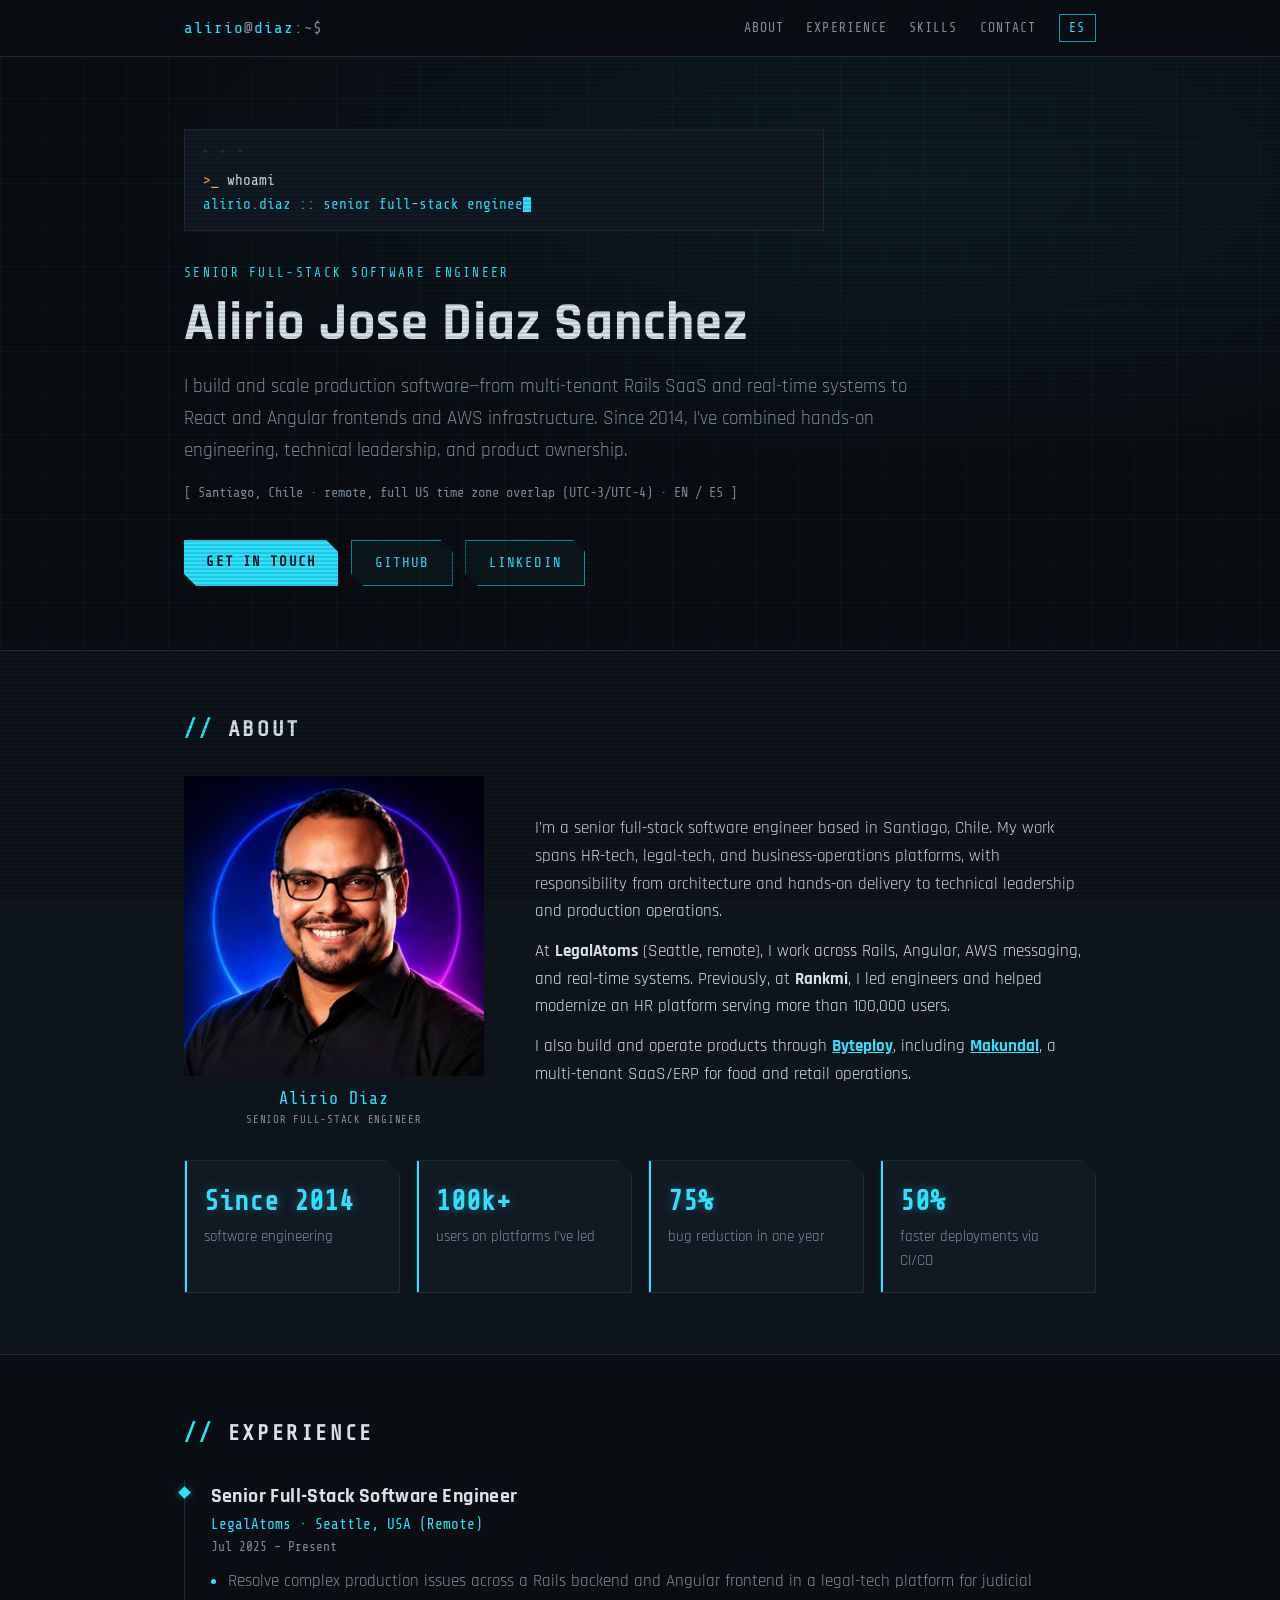
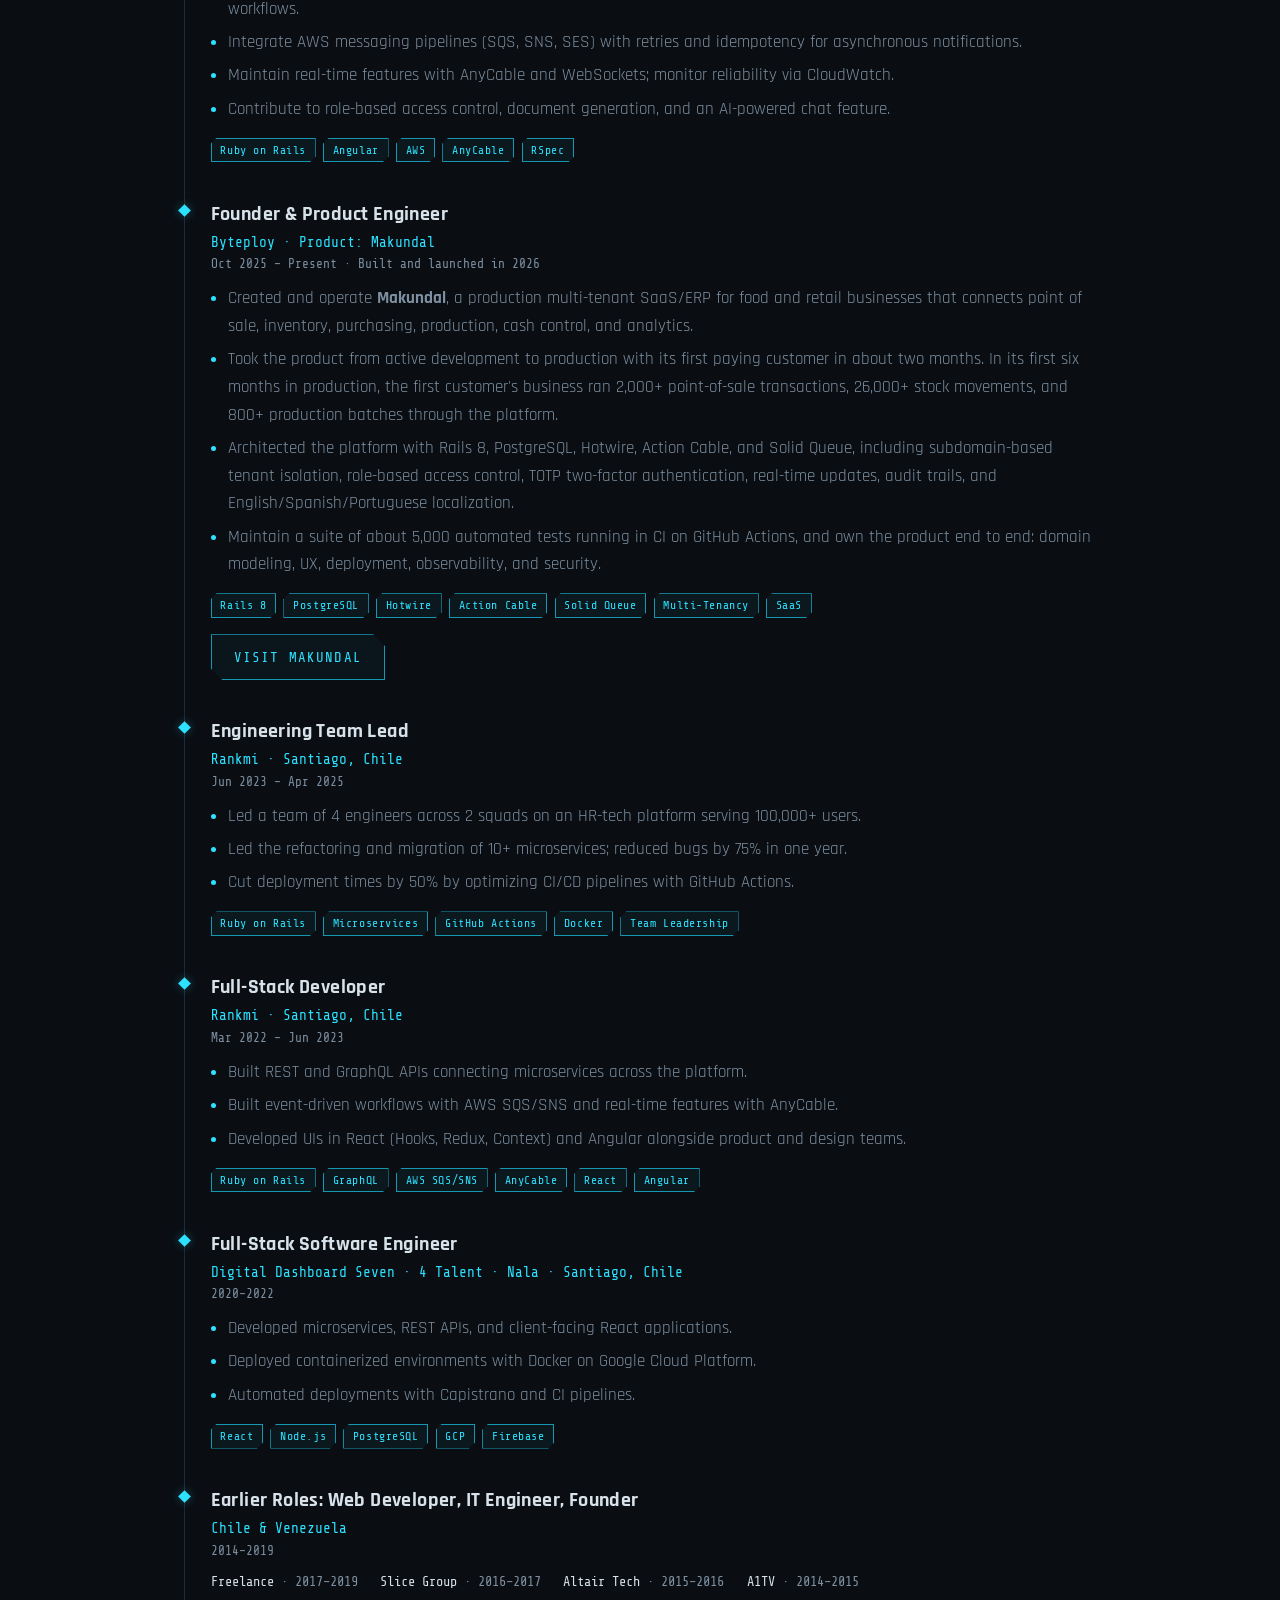
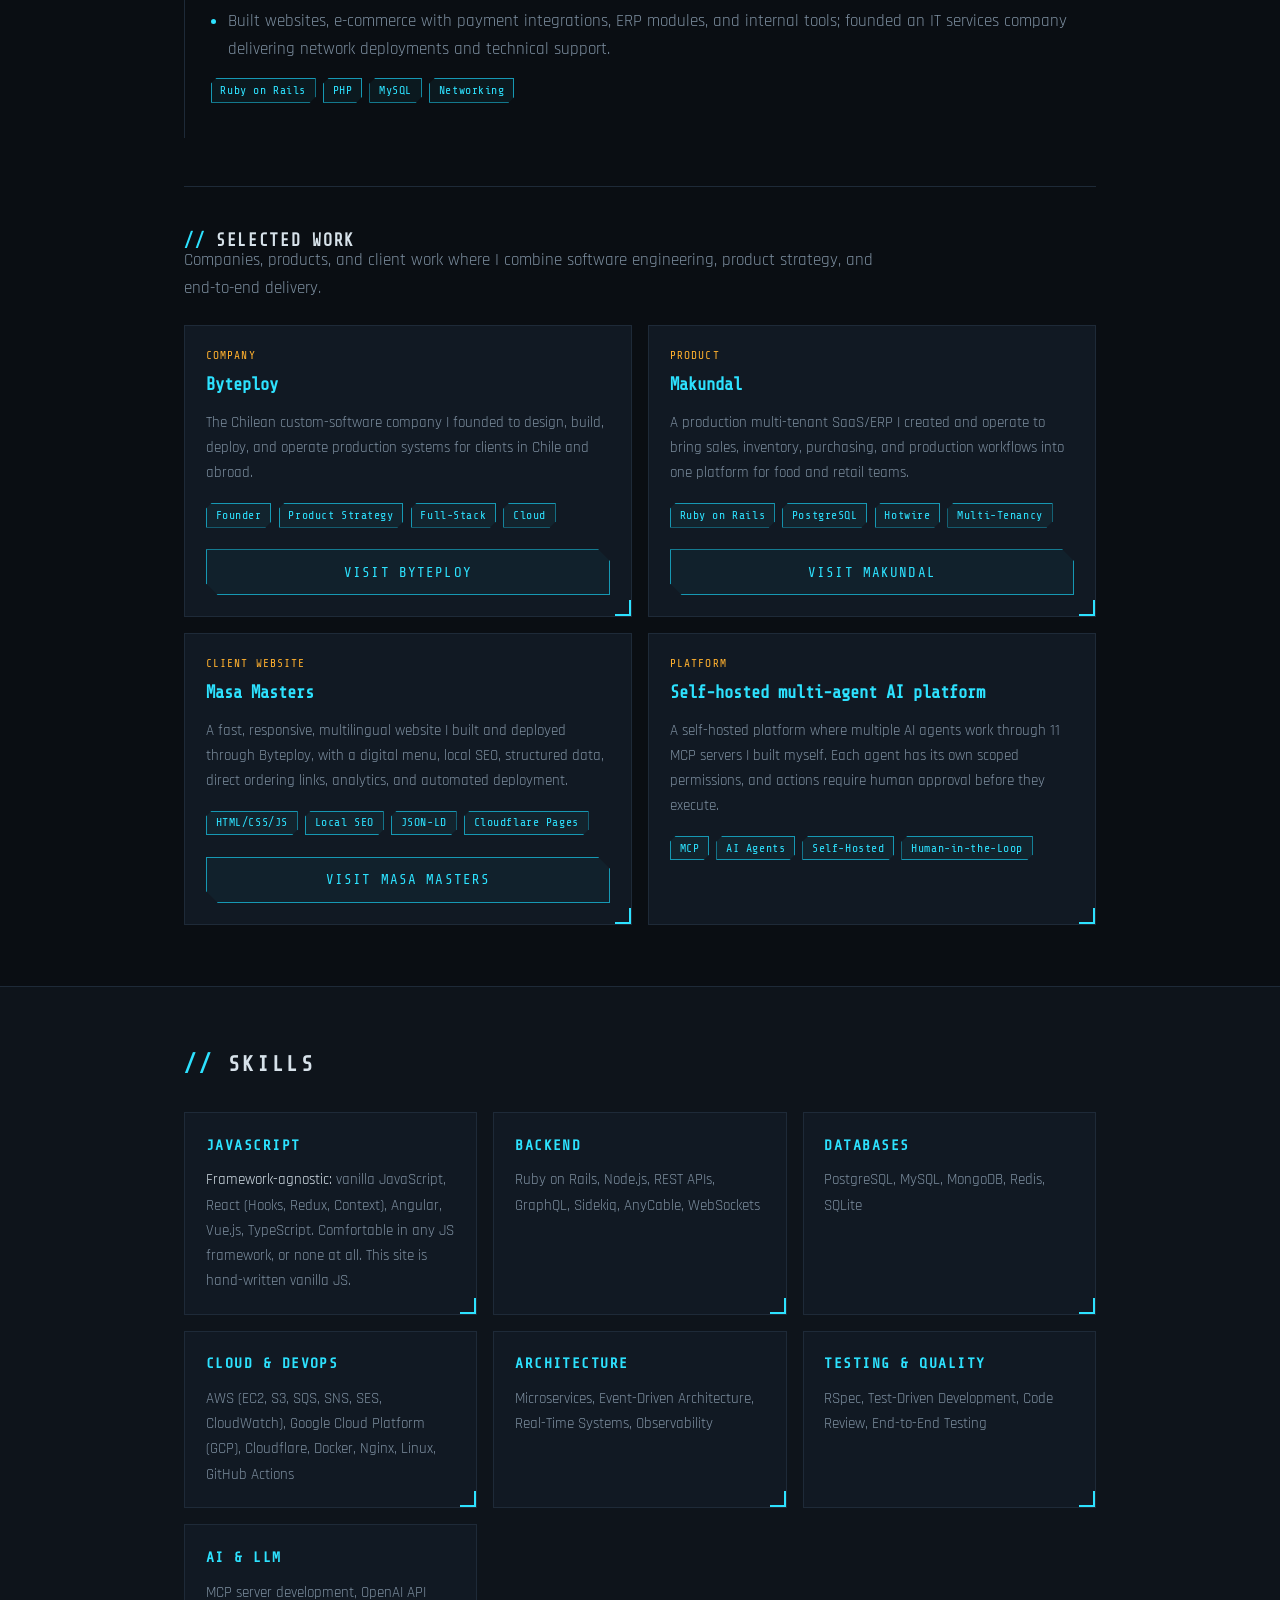
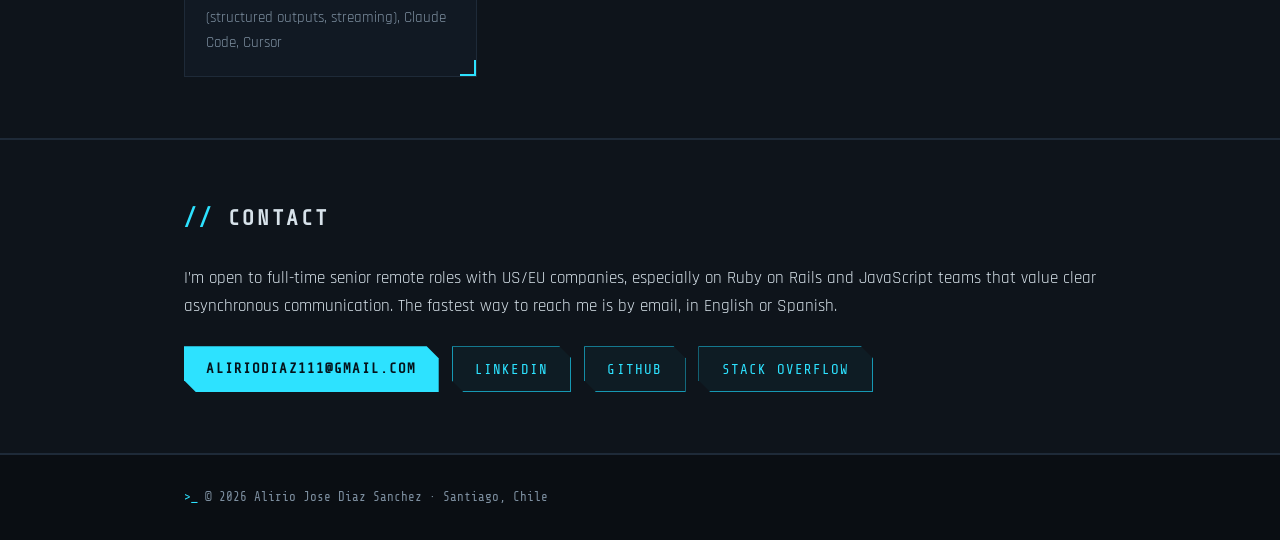
<file: index.html>
<!DOCTYPE html>
<html lang="en">
<head>
  <meta charset="UTF-8">
  <meta name="viewport" content="width=device-width, initial-scale=1.0">
  <title>Alirio Diaz | Senior Full-Stack Engineer — Rails &amp; JavaScript</title>
  <meta name="description" content="Senior full-stack engineer in Santiago with 10+ years building Rails, React and AWS platforms. Founder of Byteploy and creator of the Makundal SaaS/ERP.">
  <meta name="author" content="Alirio Jose Diaz Sanchez">
  <meta name="theme-color" content="#0a0e13">
  <link rel="icon" type="image/png" sizes="64x64" href="assets/favicon.png">
  <link rel="canonical" href="https://aliriods.github.io/">
  <link rel="alternate" hreflang="en" href="https://aliriods.github.io/">
  <link rel="alternate" hreflang="es" href="https://aliriods.github.io/es/">
  <link rel="alternate" hreflang="x-default" href="https://aliriods.github.io/">

  <!-- Open Graph -->
  <meta property="og:type" content="profile">
  <meta property="og:title" content="Alirio Diaz | Senior Full-Stack Engineer — Rails &amp; JavaScript">
  <meta property="og:description" content="Senior full-stack engineer in Santiago with 10+ years building Rails, React and AWS platforms. Founder of Byteploy and creator of the Makundal SaaS/ERP.">
  <meta property="og:url" content="https://aliriods.github.io/">
  <meta property="og:site_name" content="Alirio Diaz">
  <meta property="og:image" content="https://aliriods.github.io/assets/alirio-diaz-profile.webp">
  <meta property="og:image:width" content="1254">
  <meta property="og:image:height" content="1254">
  <meta property="og:image:alt" content="Professional portrait of Alirio Diaz">
  <meta property="og:locale" content="en_US">
  <meta property="og:locale:alternate" content="es_ES">

  <!-- Twitter Card -->
  <meta name="twitter:card" content="summary">
  <meta name="twitter:creator" content="@AlirioDS">
  <meta name="twitter:title" content="Alirio Diaz | Senior Full-Stack Engineer — Rails &amp; JavaScript">
  <meta name="twitter:description" content="Senior full-stack engineer in Santiago with 10+ years building Rails, React and AWS platforms. Founder of Byteploy and creator of the Makundal SaaS/ERP.">
  <meta name="twitter:image" content="https://aliriods.github.io/assets/alirio-diaz-profile.webp">
  <meta name="twitter:image:alt" content="Professional portrait of Alirio Diaz">

  <!-- Structured data -->
  <script type="application/ld+json">
  {
    "@context": "https://schema.org",
    "@graph": [
      {
        "@type": "WebSite",
        "@id": "https://aliriods.github.io/#website",
        "url": "https://aliriods.github.io/",
        "name": "Alirio Diaz",
        "alternateName": ["AlirioDS", "aliriods.github.io"],
        "inLanguage": ["en", "es"],
        "creator": { "@id": "https://aliriods.github.io/#person" }
      },
      {
        "@type": "ProfilePage",
        "@id": "https://aliriods.github.io/#profile",
        "url": "https://aliriods.github.io/",
        "name": "Alirio Diaz | Senior Full-Stack Engineer",
        "isPartOf": { "@id": "https://aliriods.github.io/#website" },
        "inLanguage": "en",
        "dateModified": "2026-11-10",
        "mainEntity": { "@id": "https://aliriods.github.io/#person" }
      },
      {
        "@type": "Person",
        "@id": "https://aliriods.github.io/#person",
        "name": "Alirio Jose Diaz Sanchez",
        "alternateName": ["Alirio Diaz", "AlirioDS", "AlirioPlay"],
        "description": "Senior full-stack engineer in Santiago with 10+ years building Rails, React and AWS platforms. Founder of Byteploy and creator of Makundal.",
        "jobTitle": "Senior Full-Stack Software Engineer",
        "url": "https://aliriods.github.io/",
        "image": {
          "@type": "ImageObject",
          "url": "https://aliriods.github.io/assets/alirio-diaz-profile.webp",
          "width": 1254,
          "height": 1254,
          "caption": "Professional portrait of Alirio Diaz"
        },
        "email": "mailto:aliriodiaz111@gmail.com",
        "address": {
          "@type": "PostalAddress",
          "addressLocality": "Santiago",
          "addressCountry": "CL"
        },
        "worksFor": {
          "@type": "Organization",
          "name": "LegalAtoms"
        },
        "affiliation": {
          "@type": "Organization",
          "name": "Byteploy Technology Services",
          "url": "https://byteploy.com/"
        },
        "alumniOf": {
          "@type": "CollegeOrUniversity",
          "name": "Universidad Nacional Experimental Politécnica de la Fuerza Armada (UNEFA)"
        },
        "knowsAbout": ["Ruby on Rails", "React", "Angular", "JavaScript", "TypeScript", "PostgreSQL", "AWS", "Google Cloud Platform", "Cloudflare", "Docker", "GraphQL", "Microservices", "Event-Driven Architecture", "Multi-Tenant SaaS", "ERP Systems", "Hotwire", "Model Context Protocol (MCP)", "LLM Integration", "Product Engineering"],
        "knowsLanguage": ["es", "en"],
        "sameAs": [
          "https://github.com/AlirioDS",
          "https://www.linkedin.com/in/alirio-diaz",
          "https://stackoverflow.com/users/6620037/alirio-diaz",
          "https://www.youtube.com/@AlirioPlay",
          "https://www.twitch.tv/alirioplay",
          "https://www.instagram.com/alirioplay/",
          "https://www.tiktok.com/@alirioplay",
          "https://x.com/AlirioDS",
          "https://kick.com/alirioplay"
        ]
      }
    ]
  }
  </script>

  <link rel="preload" href="assets/fonts/rajdhani-latin-400.woff2" as="font" type="font/woff2" crossorigin>
  <link rel="preload" href="assets/fonts/rajdhani-latin-700.woff2" as="font" type="font/woff2" crossorigin>
  <link rel="preload" href="assets/fonts/share-tech-mono-latin-400.woff2" as="font" type="font/woff2" crossorigin>
  <link rel="stylesheet" href="style.css">
</head>
<body>

<nav>
  <div class="container">
    <a class="brand" href="#">alirio<span>@</span>diaz<span>:~$</span></a>
    <div class="links">
      <a href="#about">About</a>
      <a href="#experience">Experience</a>
      <a href="#skills">Skills</a>
      <a href="#contact">Contact</a>
      <a class="lang" href="es/" hreflang="es" lang="es" aria-label="Switch to Spanish">ES</a>
    </div>
  </div>
</nav>

<header class="hero">
  <div class="container">
    <div class="terminal" aria-hidden="true">
      <span class="prompt">&gt;_</span> <span class="cmd">whoami</span>
      <span class="out" id="term-out" data-text="alirio.diaz :: senior full-stack engineer // access granted"></span>
    </div>
    <p class="kicker">Senior Full-Stack Software Engineer</p>
    <h1><span class="glitch" data-text="Alirio Jose Diaz Sanchez">Alirio Jose Diaz Sanchez</span></h1>
    <p class="tagline">I build and scale production software—from multi-tenant Rails SaaS and real-time systems to React and Angular frontends and AWS infrastructure. Since 2014, I’ve combined hands-on engineering, technical leadership, and product ownership.</p>
    <p class="meta">[ Santiago, Chile · remote, full US time zone overlap (UTC-3/UTC-4) · EN / ES ]</p>
    <div class="actions">
      <a class="btn primary" href="mailto:aliriodiaz111@gmail.com">Get in touch</a>
      <a class="btn ghost" href="https://github.com/AlirioDS" target="_blank" rel="me noopener noreferrer" aria-label="GitHub (opens in a new tab)">GitHub</a>
      <a class="btn ghost" href="https://www.linkedin.com/in/alirio-diaz" target="_blank" rel="me noopener noreferrer" aria-label="LinkedIn (opens in a new tab)">LinkedIn</a>
    </div>
  </div>
</header>

<section class="alt" id="about">
  <div class="container">
    <h2 class="reveal">About</h2>
    <div class="about-grid">
      <figure class="professional-profile">
        <img src="assets/alirio-diaz-profile.webp" srcset="assets/alirio-diaz-profile-320.webp 320w, assets/alirio-diaz-profile-640.webp 640w, assets/alirio-diaz-profile.webp 1254w" sizes="(max-width: 347px) calc(100vw - 3rem), 300px" alt="Professional portrait of Alirio Jose Diaz Sanchez" width="1254" height="1254" loading="lazy" decoding="async">
        <figcaption>
          <span class="profile-name">Alirio Diaz</span>
          <span class="profile-role">Senior Full-Stack Engineer</span>
        </figcaption>
      </figure>
      <div class="about-copy reveal">
        <p>I’m a senior full-stack software engineer based in Santiago, Chile. My work spans HR-tech, legal-tech, and business-operations platforms, with responsibility from architecture and hands-on delivery to technical leadership and production operations.</p>
        <p>At <strong>LegalAtoms</strong> (Seattle, remote), I work across Rails, Angular, AWS messaging, and real-time systems. Previously, at <strong>Rankmi</strong>, I led engineers and helped modernize an HR platform serving more than 100,000 users.</p>
        <p>I also build and operate products through <a href="https://byteploy.com/" target="_blank" rel="noopener noreferrer" aria-label="Byteploy (opens in a new tab)"><strong>Byteploy</strong></a>, including <a href="https://makundal.com/" target="_blank" rel="noopener noreferrer" aria-label="Makundal (opens in a new tab)"><strong>Makundal</strong></a>, a multi-tenant SaaS/ERP for food and retail operations.</p>
      </div>
    </div>
    <div class="stats reveal">
      <div class="stat"><div class="num">Since 2014</div><div class="label">software engineering</div></div>
      <div class="stat"><div class="num">100k+</div><div class="label">users on platforms I’ve led</div></div>
      <div class="stat"><div class="num">75%</div><div class="label">bug reduction in one year</div></div>
      <div class="stat"><div class="num">50%</div><div class="label">faster deployments via CI/CD</div></div>
    </div>
  </div>
</section>

<section id="experience">
  <div class="container">
    <h2>Experience</h2>

    <div class="job reveal">
      <h3>Senior Full-Stack Software Engineer</h3>
      <p class="org">LegalAtoms · Seattle, USA (Remote)</p>
      <p class="period">Jul 2025 – Present</p>
      <ul>
        <li>Resolve complex production issues across a Rails backend and Angular frontend in a legal-tech platform for judicial workflows.</li>
        <li>Integrate AWS messaging pipelines (SQS, SNS, SES) with retries and idempotency for asynchronous notifications.</li>
        <li>Maintain real-time features with AnyCable and WebSockets; monitor reliability via CloudWatch.</li>
        <li>Contribute to role-based access control, document generation, and an AI-powered chat feature.</li>
      </ul>
      <div class="tags"><span class="tag">Ruby on Rails</span><span class="tag">Angular</span><span class="tag">AWS</span><span class="tag">AnyCable</span><span class="tag">RSpec</span></div>
    </div>

    <div class="job reveal">
      <h3>Founder &amp; Product Engineer</h3>
      <p class="org">Byteploy · Product: Makundal</p>
      <p class="period">Oct 2025 – Present · Built and launched in 2026</p>
      <ul>
        <li>Created and operate <strong>Makundal</strong>, a production multi-tenant SaaS/ERP for food and retail businesses that connects point of sale, inventory, purchasing, production, cash control, and analytics.</li>
        <li>Took the product from active development to production with its first paying customer in about two months. In its first six months in production, the first customer's business ran 2,000+ point-of-sale transactions, 26,000+ stock movements, and 800+ production batches through the platform.</li>
        <li>Architected the platform with Rails 8, PostgreSQL, Hotwire, Action Cable, and Solid Queue, including subdomain-based tenant isolation, role-based access control, TOTP two-factor authentication, real-time updates, audit trails, and English/Spanish/Portuguese localization.</li>
        <li>Maintain a suite of about 5,000 automated tests running in CI on GitHub Actions, and own the product end to end: domain modeling, UX, deployment, observability, and security.</li>
      </ul>
      <div class="tags"><span class="tag">Rails 8</span><span class="tag">PostgreSQL</span><span class="tag">Hotwire</span><span class="tag">Action Cable</span><span class="tag">Solid Queue</span><span class="tag">Multi-Tenancy</span><span class="tag">SaaS</span></div>
      <div class="job-actions">
        <a class="btn ghost" href="https://makundal.com/" target="_blank" rel="noopener noreferrer" aria-label="Visit Makundal (opens in a new tab)">Visit Makundal</a>
      </div>
    </div>

    <div class="job reveal">
      <h3>Engineering Team Lead</h3>
      <p class="org">Rankmi · Santiago, Chile</p>
      <p class="period">Jun 2023 – Apr 2025</p>
      <ul>
        <li>Led a team of 4 engineers across 2 squads on an HR-tech platform serving 100,000+ users.</li>
        <li>Led the refactoring and migration of 10+ microservices; reduced bugs by 75% in one year.</li>
        <li>Cut deployment times by 50% by optimizing CI/CD pipelines with GitHub Actions.</li>
      </ul>
      <div class="tags"><span class="tag">Ruby on Rails</span><span class="tag">Microservices</span><span class="tag">GitHub Actions</span><span class="tag">Docker</span><span class="tag">Team Leadership</span></div>
    </div>

    <div class="job reveal">
      <h3>Full-Stack Developer</h3>
      <p class="org">Rankmi · Santiago, Chile</p>
      <p class="period">Mar 2022 – Jun 2023</p>
      <ul>
        <li>Built REST and GraphQL APIs connecting microservices across the platform.</li>
        <li>Built event-driven workflows with AWS SQS/SNS and real-time features with AnyCable.</li>
        <li>Developed UIs in React (Hooks, Redux, Context) and Angular alongside product and design teams.</li>
      </ul>
      <div class="tags"><span class="tag">Ruby on Rails</span><span class="tag">GraphQL</span><span class="tag">AWS SQS/SNS</span><span class="tag">AnyCable</span><span class="tag">React</span><span class="tag">Angular</span></div>
    </div>

    <div class="job reveal">
      <h3>Full-Stack Software Engineer</h3>
      <p class="org">Digital Dashboard Seven · 4 Talent · Nala · Santiago, Chile</p>
      <p class="period">2020–2022</p>
      <ul>
        <li>Developed microservices, REST APIs, and client-facing React applications.</li>
        <li>Deployed containerized environments with Docker on Google Cloud Platform.</li>
        <li>Automated deployments with Capistrano and CI pipelines.</li>
      </ul>
      <div class="tags"><span class="tag">React</span><span class="tag">Node.js</span><span class="tag">PostgreSQL</span><span class="tag">GCP</span><span class="tag">Firebase</span></div>
    </div>

    <div class="job reveal">
      <h3>Earlier Roles: Web Developer, IT Engineer, Founder</h3>
      <p class="org">Chile &amp; Venezuela</p>
      <p class="period">2014–2019</p>
      <ul class="role-list">
        <li><strong>Freelance</strong> · 2017–2019</li>
        <li><strong>Slice Group</strong> · 2016–2017</li>
        <li><strong>Altair Tech</strong> · 2015–2016</li>
        <li><strong>A1TV</strong> · 2014–2015</li>
      </ul>
      <ul>
        <li>Built websites, e-commerce with payment integrations, ERP modules, and internal tools; founded an IT services company delivering network deployments and technical support.</li>
      </ul>
      <div class="tags"><span class="tag">Ruby on Rails</span><span class="tag">PHP</span><span class="tag">MySQL</span><span class="tag">Networking</span></div>
    </div>

    <div class="selected-work">
      <h3 class="work-heading reveal">Selected Work</h3>
      <p class="work-intro reveal">Companies, products, and client work where I combine software engineering, product strategy, and end-to-end delivery.</p>
      <div class="work-grid">
        <article class="work-card reveal">
          <p class="work-type">Company</p>
          <h4>Byteploy</h4>
          <p>The Chilean custom-software company I founded to design, build, deploy, and operate production systems for clients in Chile and abroad.</p>
          <div class="tags"><span class="tag">Founder</span><span class="tag">Product Strategy</span><span class="tag">Full-Stack</span><span class="tag">Cloud</span></div>
          <div class="work-actions">
            <a class="btn ghost" href="https://byteploy.com/" target="_blank" rel="noopener noreferrer" aria-label="Visit Byteploy (opens in a new tab)">Visit Byteploy</a>
          </div>
        </article>

        <article class="work-card reveal">
          <p class="work-type">Product</p>
          <h4>Makundal</h4>
          <p>A production multi-tenant SaaS/ERP I created and operate to bring sales, inventory, purchasing, and production workflows into one platform for food and retail teams.</p>
          <div class="tags"><span class="tag">Ruby on Rails</span><span class="tag">PostgreSQL</span><span class="tag">Hotwire</span><span class="tag">Multi-Tenancy</span></div>
          <div class="work-actions">
            <a class="btn ghost" href="https://makundal.com/" target="_blank" rel="noopener noreferrer" aria-label="Visit Makundal (opens in a new tab)">Visit Makundal</a>
          </div>
        </article>

        <article class="work-card reveal">
          <p class="work-type">Client Website</p>
          <h4>Masa Masters</h4>
          <p>A fast, responsive, multilingual website I built and deployed through Byteploy, with a digital menu, local SEO, structured data, direct ordering links, analytics, and automated deployment.</p>
          <div class="tags"><span class="tag">HTML/CSS/JS</span><span class="tag">Local SEO</span><span class="tag">JSON-LD</span><span class="tag">Cloudflare Pages</span></div>
          <div class="work-actions">
            <a class="btn ghost" href="https://masamasters.cl/" target="_blank" rel="noopener noreferrer" aria-label="Visit Masa Masters (opens in a new tab)">Visit Masa Masters</a>
          </div>
        </article>

        <article class="work-card reveal">
          <p class="work-type">Platform</p>
          <h4>Self-hosted multi-agent AI platform</h4>
          <p>A self-hosted platform where multiple AI agents work through 11 MCP servers I built myself. Each agent has its own scoped permissions, and actions require human approval before they execute.</p>
          <div class="tags"><span class="tag">MCP</span><span class="tag">AI Agents</span><span class="tag">Self-Hosted</span><span class="tag">Human-in-the-Loop</span></div>
        </article>
      </div>
    </div>
  </div>
</section>

<section class="alt" id="skills">
  <div class="container">
    <h2>Skills</h2>
    <div class="skills-grid">
      <div class="skill-card reveal"><h3>JavaScript</h3><p><span class="hl">Framework-agnostic:</span> vanilla JavaScript, React (Hooks, Redux, Context), Angular, Vue.js, TypeScript. Comfortable in any JS framework, or none at all. This site is hand-written vanilla JS.</p></div>
      <div class="skill-card reveal"><h3>Backend</h3><p>Ruby on Rails, Node.js, REST APIs, GraphQL, Sidekiq, AnyCable, WebSockets</p></div>
      <div class="skill-card reveal"><h3>Databases</h3><p>PostgreSQL, MySQL, MongoDB, Redis, SQLite</p></div>
      <div class="skill-card reveal"><h3>Cloud &amp; DevOps</h3><p>AWS (EC2, S3, SQS, SNS, SES, CloudWatch), Google Cloud Platform (GCP), Cloudflare, Docker, Nginx, Linux, GitHub Actions</p></div>
      <div class="skill-card reveal"><h3>Architecture</h3><p>Microservices, Event-Driven Architecture, Real-Time Systems, Observability</p></div>
      <div class="skill-card reveal"><h3>Testing &amp; Quality</h3><p>RSpec, Test-Driven Development, Code Review, End-to-End Testing</p></div>
      <div class="skill-card reveal"><h3>AI &amp; LLM</h3><p>MCP server development, OpenAI API (structured outputs, streaming), Claude Code, Cursor</p></div>
    </div>
  </div>
</section>

<section class="alt" id="contact">
  <div class="container reveal">
    <h2>Contact</h2>
    <p>I’m open to full-time senior remote roles with US/EU companies, especially on Ruby on Rails and JavaScript teams that value clear asynchronous communication. The fastest way to reach me is by email, in English or Spanish.</p>
    <div class="contact-links">
      <a class="btn primary" href="mailto:aliriodiaz111@gmail.com">aliriodiaz111@gmail.com</a>
      <a class="btn ghost" href="https://www.linkedin.com/in/alirio-diaz" target="_blank" rel="me noopener noreferrer" aria-label="LinkedIn (opens in a new tab)">LinkedIn</a>
      <a class="btn ghost" href="https://github.com/AlirioDS" target="_blank" rel="me noopener noreferrer" aria-label="GitHub (opens in a new tab)">GitHub</a>
      <a class="btn ghost" href="https://stackoverflow.com/users/6620037/alirio-diaz" target="_blank" rel="me noopener noreferrer" aria-label="Stack Overflow (opens in a new tab)">Stack Overflow</a>
    </div>
  </div>
</section>

<footer>
  <div class="container">
    <span class="accent">&gt;_</span> © 2026 Alirio Jose Diaz Sanchez · Santiago, Chile
  </div>
</footer>

<script src="app.js"></script>
</body>
</html>
</file>
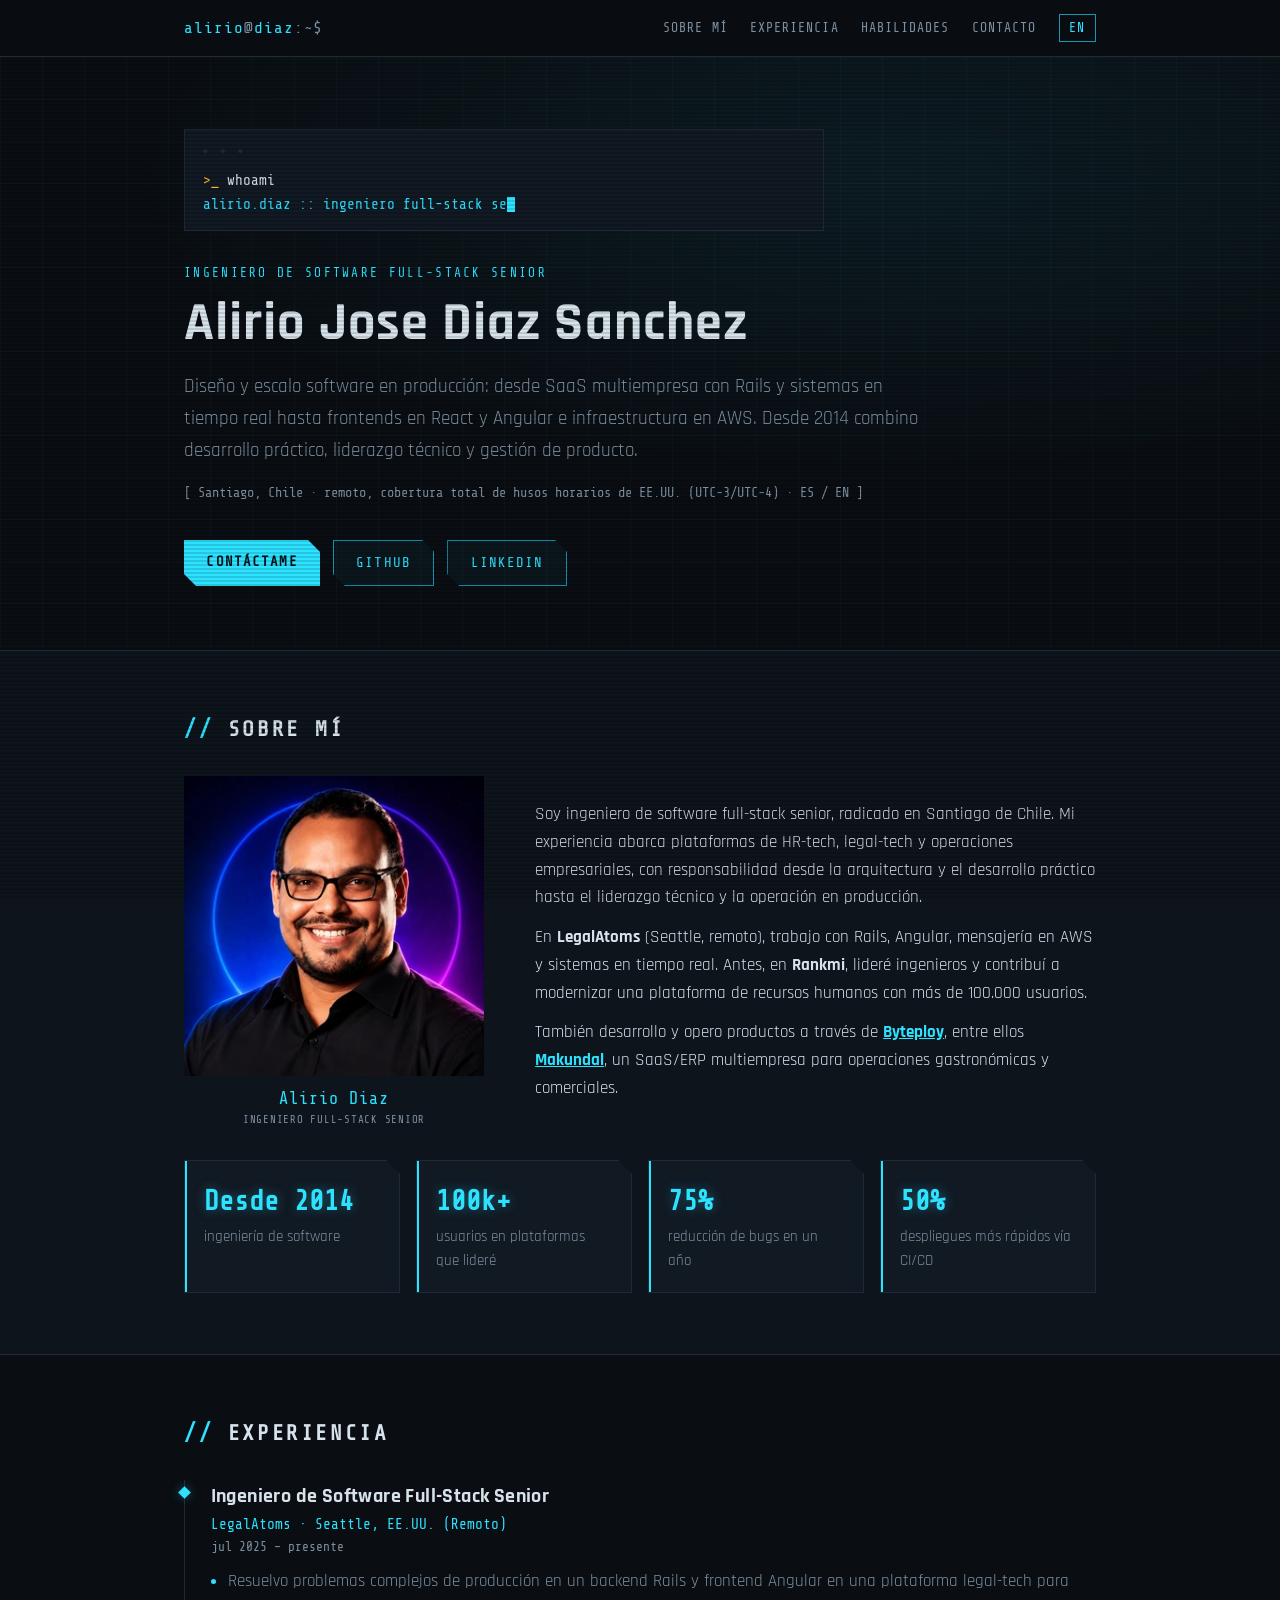
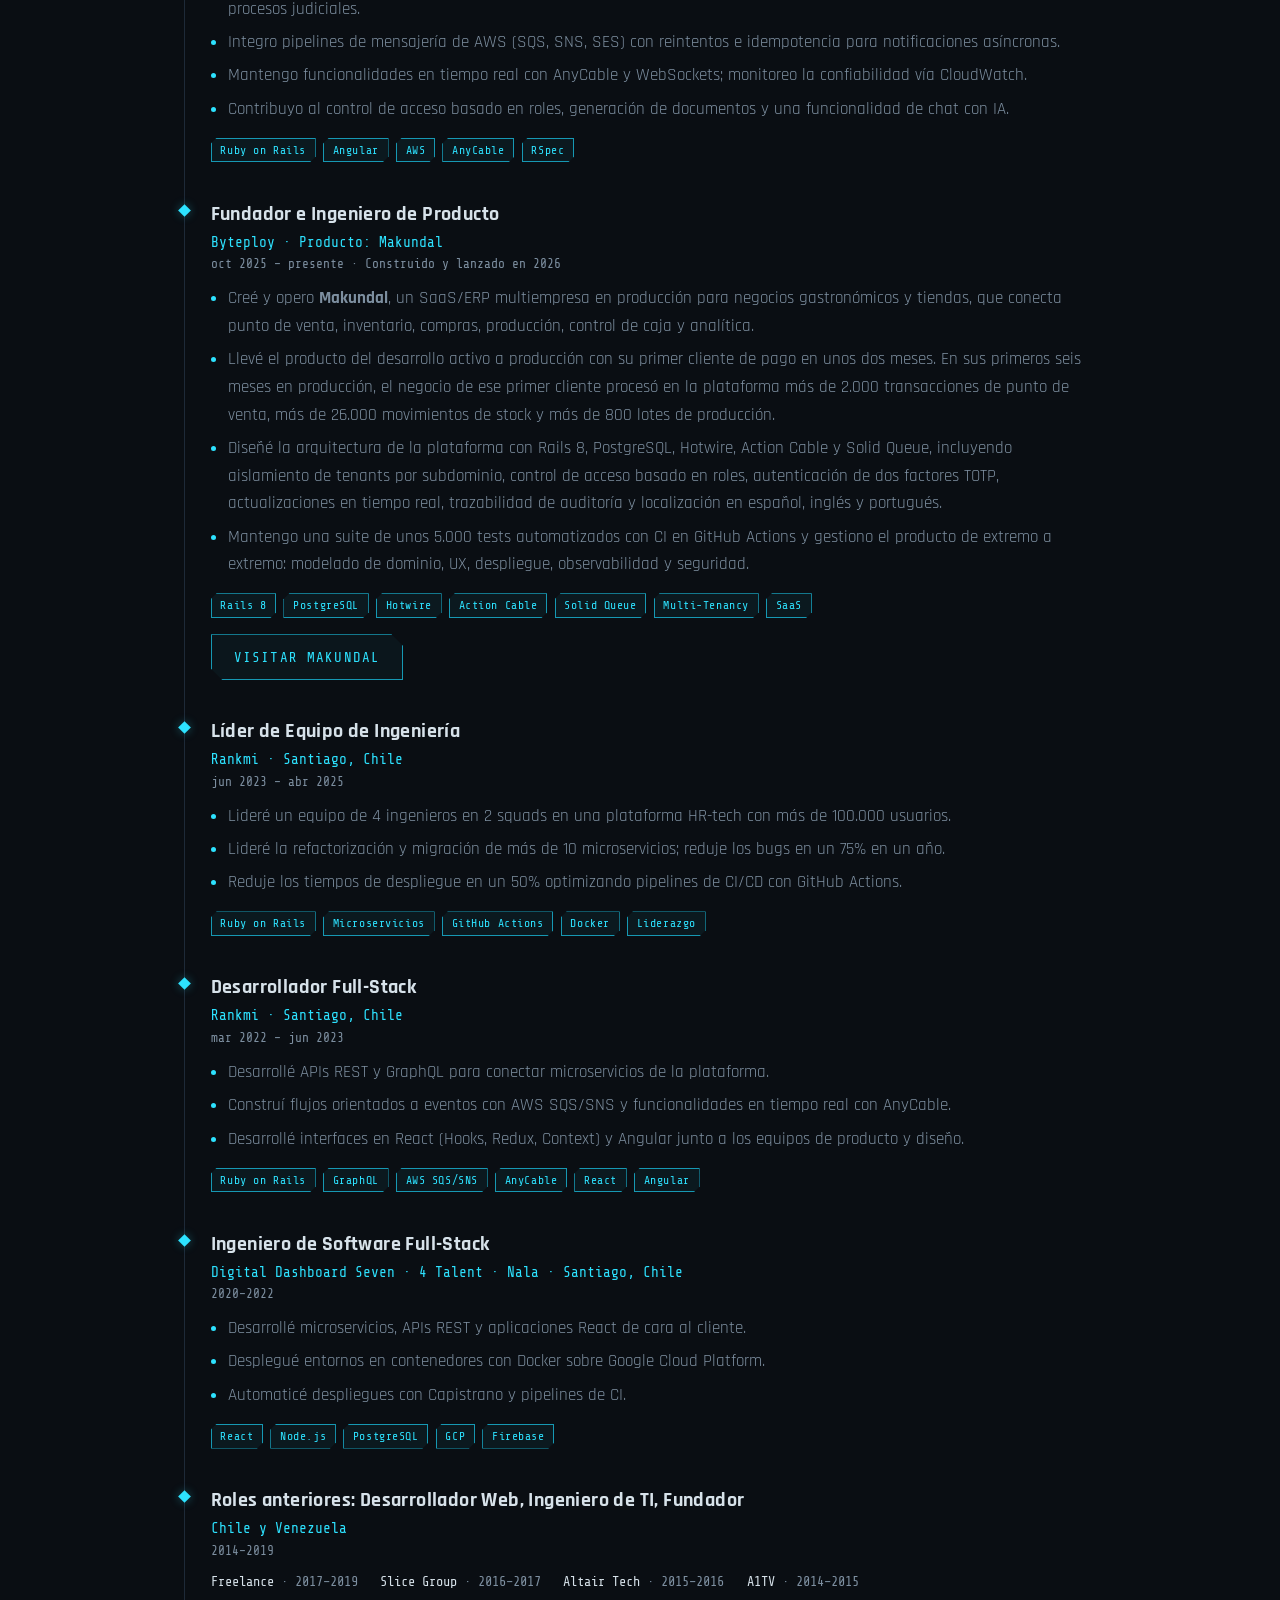
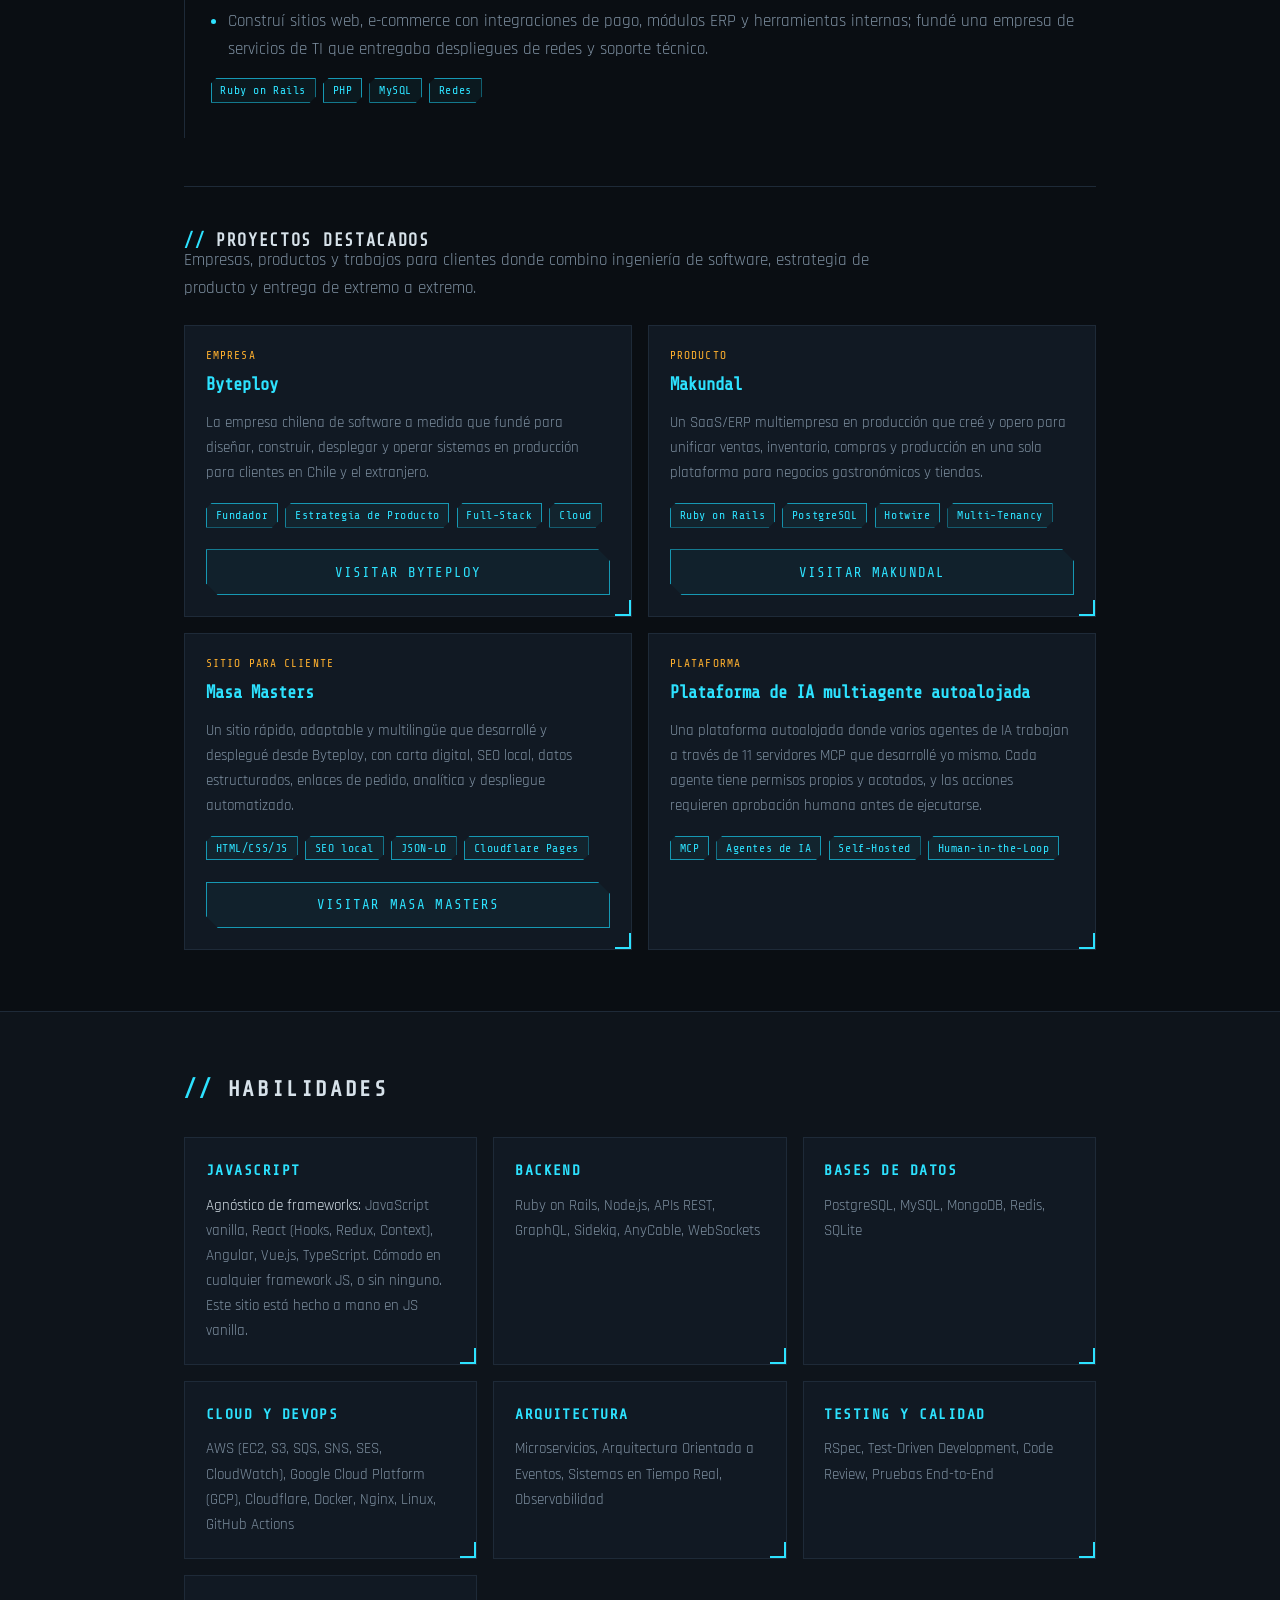
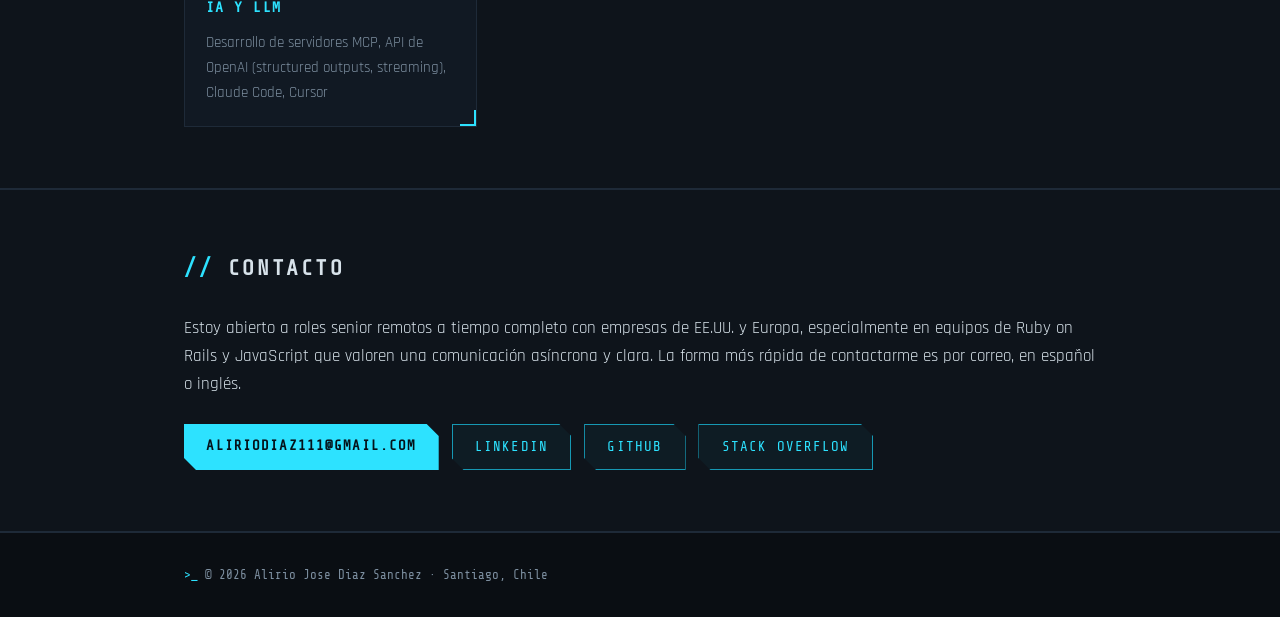
<file: es/index.html>
<!DOCTYPE html>
<html lang="es">
<head>
  <meta charset="UTF-8">
  <meta name="viewport" content="width=device-width, initial-scale=1.0">
  <title>Alirio Diaz | Ingeniero Full-Stack Senior — Rails y JavaScript</title>
  <meta name="description" content="Ingeniero full-stack senior en Santiago con más de 10 años creando plataformas con Rails, React y AWS. Fundador de Byteploy y creador del SaaS/ERP Makundal.">
  <meta name="author" content="Alirio Jose Diaz Sanchez">
  <meta name="theme-color" content="#0a0e13">
  <link rel="icon" type="image/png" sizes="64x64" href="../assets/favicon.png">
  <link rel="canonical" href="https://aliriods.github.io/es/">
  <link rel="alternate" hreflang="en" href="https://aliriods.github.io/">
  <link rel="alternate" hreflang="es" href="https://aliriods.github.io/es/">
  <link rel="alternate" hreflang="x-default" href="https://aliriods.github.io/">

  <!-- Open Graph -->
  <meta property="og:type" content="profile">
  <meta property="og:title" content="Alirio Diaz | Ingeniero Full-Stack Senior — Rails y JavaScript">
  <meta property="og:description" content="Ingeniero full-stack senior en Santiago con más de 10 años creando plataformas con Rails, React y AWS. Fundador de Byteploy y creador del SaaS/ERP Makundal.">
  <meta property="og:url" content="https://aliriods.github.io/es/">
  <meta property="og:site_name" content="Alirio Diaz">
  <meta property="og:image" content="https://aliriods.github.io/assets/alirio-diaz-profile.webp">
  <meta property="og:image:width" content="1254">
  <meta property="og:image:height" content="1254">
  <meta property="og:image:alt" content="Retrato profesional de Alirio Diaz">
  <meta property="og:locale" content="es_ES">
  <meta property="og:locale:alternate" content="en_US">

  <!-- Twitter Card -->
  <meta name="twitter:card" content="summary">
  <meta name="twitter:creator" content="@AlirioDS">
  <meta name="twitter:title" content="Alirio Diaz | Ingeniero Full-Stack Senior — Rails y JavaScript">
  <meta name="twitter:description" content="Ingeniero full-stack senior en Santiago con más de 10 años creando plataformas con Rails, React y AWS. Fundador de Byteploy y creador del SaaS/ERP Makundal.">
  <meta name="twitter:image" content="https://aliriods.github.io/assets/alirio-diaz-profile.webp">
  <meta name="twitter:image:alt" content="Retrato profesional de Alirio Diaz">

  <!-- Datos estructurados -->
  <script type="application/ld+json">
  {
    "@context": "https://schema.org",
    "@graph": [
      {
        "@type": "ProfilePage",
        "@id": "https://aliriods.github.io/es/#profile",
        "url": "https://aliriods.github.io/es/",
        "name": "Alirio Diaz | Ingeniero Full-Stack Senior",
        "isPartOf": { "@id": "https://aliriods.github.io/#website" },
        "inLanguage": "es",
        "dateModified": "2026-11-10",
        "mainEntity": { "@id": "https://aliriods.github.io/#person" }
      },
      {
        "@type": "Person",
        "@id": "https://aliriods.github.io/#person",
        "name": "Alirio Jose Diaz Sanchez",
        "alternateName": ["Alirio Diaz", "AlirioDS", "AlirioPlay"],
        "description": "Ingeniero full-stack senior en Santiago con más de 10 años creando plataformas con Rails, React y AWS. Fundador de Byteploy y creador de Makundal.",
        "jobTitle": "Ingeniero de Software Full-Stack Senior",
        "url": "https://aliriods.github.io/",
        "image": {
          "@type": "ImageObject",
          "url": "https://aliriods.github.io/assets/alirio-diaz-profile.webp",
          "width": 1254,
          "height": 1254,
          "caption": "Retrato profesional de Alirio Diaz"
        },
        "email": "mailto:aliriodiaz111@gmail.com",
        "address": {
          "@type": "PostalAddress",
          "addressLocality": "Santiago",
          "addressCountry": "CL"
        },
        "worksFor": {
          "@type": "Organization",
          "name": "LegalAtoms"
        },
        "affiliation": {
          "@type": "Organization",
          "name": "Byteploy Technology Services",
          "url": "https://byteploy.com/"
        },
        "alumniOf": {
          "@type": "CollegeOrUniversity",
          "name": "Universidad Nacional Experimental Politécnica de la Fuerza Armada (UNEFA)"
        },
        "knowsAbout": ["Ruby on Rails", "React", "Angular", "JavaScript", "TypeScript", "PostgreSQL", "AWS", "Google Cloud Platform", "Cloudflare", "Docker", "GraphQL", "Microservicios", "Arquitectura Orientada a Eventos", "SaaS Multi-Tenant", "Sistemas ERP", "Hotwire", "Model Context Protocol (MCP)", "Integración de LLM", "Ingeniería de Producto"],
        "knowsLanguage": ["es", "en"],
        "sameAs": [
          "https://github.com/AlirioDS",
          "https://www.linkedin.com/in/alirio-diaz",
          "https://stackoverflow.com/users/6620037/alirio-diaz",
          "https://www.youtube.com/@AlirioPlay",
          "https://www.twitch.tv/alirioplay",
          "https://www.instagram.com/alirioplay/",
          "https://www.tiktok.com/@alirioplay",
          "https://x.com/AlirioDS",
          "https://kick.com/alirioplay"
        ]
      }
    ]
  }
  </script>

  <link rel="preload" href="../assets/fonts/rajdhani-latin-400.woff2" as="font" type="font/woff2" crossorigin>
  <link rel="preload" href="../assets/fonts/rajdhani-latin-700.woff2" as="font" type="font/woff2" crossorigin>
  <link rel="preload" href="../assets/fonts/share-tech-mono-latin-400.woff2" as="font" type="font/woff2" crossorigin>
  <link rel="stylesheet" href="../style.css">
</head>
<body>

<nav>
  <div class="container">
    <a class="brand" href="#">alirio<span>@</span>diaz<span>:~$</span></a>
    <div class="links">
      <a href="#about">Sobre mí</a>
      <a href="#experience">Experiencia</a>
      <a href="#skills">Habilidades</a>
      <a href="#contact">Contacto</a>
      <a class="lang" href="../" hreflang="en" lang="en" aria-label="Cambiar a inglés">EN</a>
    </div>
  </div>
</nav>

<header class="hero">
  <div class="container">
    <div class="terminal" aria-hidden="true">
      <span class="prompt">&gt;_</span> <span class="cmd">whoami</span>
      <span class="out" id="term-out" data-text="alirio.diaz :: ingeniero full-stack senior // acceso concedido"></span>
    </div>
    <p class="kicker">Ingeniero de Software Full-Stack Senior</p>
    <h1><span class="glitch" data-text="Alirio Jose Diaz Sanchez">Alirio Jose Diaz Sanchez</span></h1>
    <p class="tagline">Diseño y escalo software en producción: desde SaaS multiempresa con Rails y sistemas en tiempo real hasta frontends en React y Angular e infraestructura en AWS. Desde 2014 combino desarrollo práctico, liderazgo técnico y gestión de producto.</p>
    <p class="meta">[ Santiago, Chile · remoto, cobertura total de husos horarios de EE.UU. (UTC-3/UTC-4) · ES / EN ]</p>
    <div class="actions">
      <a class="btn primary" href="mailto:aliriodiaz111@gmail.com">Contáctame</a>
      <a class="btn ghost" href="https://github.com/AlirioDS" target="_blank" rel="me noopener noreferrer" aria-label="GitHub (se abre en una pestaña nueva)">GitHub</a>
      <a class="btn ghost" href="https://www.linkedin.com/in/alirio-diaz" target="_blank" rel="me noopener noreferrer" aria-label="LinkedIn (se abre en una pestaña nueva)">LinkedIn</a>
    </div>
  </div>
</header>

<section class="alt" id="about">
  <div class="container">
    <h2 class="reveal">Sobre mí</h2>
    <div class="about-grid">
      <figure class="professional-profile">
        <img src="../assets/alirio-diaz-profile.webp" srcset="../assets/alirio-diaz-profile-320.webp 320w, ../assets/alirio-diaz-profile-640.webp 640w, ../assets/alirio-diaz-profile.webp 1254w" sizes="(max-width: 347px) calc(100vw - 3rem), 300px" alt="Retrato profesional de Alirio Jose Diaz Sanchez" width="1254" height="1254" loading="lazy" decoding="async">
        <figcaption>
          <span class="profile-name">Alirio Diaz</span>
          <span class="profile-role">Ingeniero Full-Stack Senior</span>
        </figcaption>
      </figure>
      <div class="about-copy reveal">
        <p>Soy ingeniero de software full-stack senior, radicado en Santiago de Chile. Mi experiencia abarca plataformas de HR-tech, legal-tech y operaciones empresariales, con responsabilidad desde la arquitectura y el desarrollo práctico hasta el liderazgo técnico y la operación en producción.</p>
        <p>En <strong>LegalAtoms</strong> (Seattle, remoto), trabajo con Rails, Angular, mensajería en AWS y sistemas en tiempo real. Antes, en <strong>Rankmi</strong>, lideré ingenieros y contribuí a modernizar una plataforma de recursos humanos con más de 100.000 usuarios.</p>
        <p>También desarrollo y opero productos a través de <a href="https://byteploy.com/" target="_blank" rel="noopener noreferrer" aria-label="Byteploy (se abre en una pestaña nueva)"><strong>Byteploy</strong></a>, entre ellos <a href="https://makundal.com/" target="_blank" rel="noopener noreferrer" aria-label="Makundal (se abre en una pestaña nueva)"><strong>Makundal</strong></a>, un SaaS/ERP multiempresa para operaciones gastronómicas y comerciales.</p>
      </div>
    </div>
    <div class="stats reveal">
      <div class="stat"><div class="num">Desde 2014</div><div class="label">ingeniería de software</div></div>
      <div class="stat"><div class="num">100k+</div><div class="label">usuarios en plataformas que lideré</div></div>
      <div class="stat"><div class="num">75%</div><div class="label">reducción de bugs en un año</div></div>
      <div class="stat"><div class="num">50%</div><div class="label">despliegues más rápidos vía CI/CD</div></div>
    </div>
  </div>
</section>

<section id="experience">
  <div class="container">
    <h2>Experiencia</h2>

    <div class="job reveal">
      <h3>Ingeniero de Software Full-Stack Senior</h3>
      <p class="org">LegalAtoms · Seattle, EE.UU. (Remoto)</p>
      <p class="period">jul 2025 – presente</p>
      <ul>
        <li>Resuelvo problemas complejos de producción en un backend Rails y frontend Angular en una plataforma legal-tech para procesos judiciales.</li>
        <li>Integro pipelines de mensajería de AWS (SQS, SNS, SES) con reintentos e idempotencia para notificaciones asíncronas.</li>
        <li>Mantengo funcionalidades en tiempo real con AnyCable y WebSockets; monitoreo la confiabilidad vía CloudWatch.</li>
        <li>Contribuyo al control de acceso basado en roles, generación de documentos y una funcionalidad de chat con IA.</li>
      </ul>
      <div class="tags"><span class="tag">Ruby on Rails</span><span class="tag">Angular</span><span class="tag">AWS</span><span class="tag">AnyCable</span><span class="tag">RSpec</span></div>
    </div>

    <div class="job reveal">
      <h3>Fundador e Ingeniero de Producto</h3>
      <p class="org">Byteploy · Producto: Makundal</p>
      <p class="period">oct 2025 – presente · Construido y lanzado en 2026</p>
      <ul>
        <li>Creé y opero <strong>Makundal</strong>, un SaaS/ERP multiempresa en producción para negocios gastronómicos y tiendas, que conecta punto de venta, inventario, compras, producción, control de caja y analítica.</li>
        <li>Llevé el producto del desarrollo activo a producción con su primer cliente de pago en unos dos meses. En sus primeros seis meses en producción, el negocio de ese primer cliente procesó en la plataforma más de 2.000 transacciones de punto de venta, más de 26.000 movimientos de stock y más de 800 lotes de producción.</li>
        <li>Diseñé la arquitectura de la plataforma con Rails 8, PostgreSQL, Hotwire, Action Cable y Solid Queue, incluyendo aislamiento de tenants por subdominio, control de acceso basado en roles, autenticación de dos factores TOTP, actualizaciones en tiempo real, trazabilidad de auditoría y localización en español, inglés y portugués.</li>
        <li>Mantengo una suite de unos 5.000 tests automatizados con CI en GitHub Actions y gestiono el producto de extremo a extremo: modelado de dominio, UX, despliegue, observabilidad y seguridad.</li>
      </ul>
      <div class="tags"><span class="tag">Rails 8</span><span class="tag">PostgreSQL</span><span class="tag">Hotwire</span><span class="tag">Action Cable</span><span class="tag">Solid Queue</span><span class="tag">Multi-Tenancy</span><span class="tag">SaaS</span></div>
      <div class="job-actions">
        <a class="btn ghost" href="https://makundal.com/" target="_blank" rel="noopener noreferrer" aria-label="Visitar Makundal (se abre en una pestaña nueva)">Visitar Makundal</a>
      </div>
    </div>

    <div class="job reveal">
      <h3>Líder de Equipo de Ingeniería</h3>
      <p class="org">Rankmi · Santiago, Chile</p>
      <p class="period">jun 2023 – abr 2025</p>
      <ul>
        <li>Lideré un equipo de 4 ingenieros en 2 squads en una plataforma HR-tech con más de 100.000 usuarios.</li>
        <li>Lideré la refactorización y migración de más de 10 microservicios; reduje los bugs en un 75% en un año.</li>
        <li>Reduje los tiempos de despliegue en un 50% optimizando pipelines de CI/CD con GitHub Actions.</li>
      </ul>
      <div class="tags"><span class="tag">Ruby on Rails</span><span class="tag">Microservicios</span><span class="tag">GitHub Actions</span><span class="tag">Docker</span><span class="tag">Liderazgo</span></div>
    </div>

    <div class="job reveal">
      <h3>Desarrollador Full-Stack</h3>
      <p class="org">Rankmi · Santiago, Chile</p>
      <p class="period">mar 2022 – jun 2023</p>
      <ul>
        <li>Desarrollé APIs REST y GraphQL para conectar microservicios de la plataforma.</li>
        <li>Construí flujos orientados a eventos con AWS SQS/SNS y funcionalidades en tiempo real con AnyCable.</li>
        <li>Desarrollé interfaces en React (Hooks, Redux, Context) y Angular junto a los equipos de producto y diseño.</li>
      </ul>
      <div class="tags"><span class="tag">Ruby on Rails</span><span class="tag">GraphQL</span><span class="tag">AWS SQS/SNS</span><span class="tag">AnyCable</span><span class="tag">React</span><span class="tag">Angular</span></div>
    </div>

    <div class="job reveal">
      <h3>Ingeniero de Software Full-Stack</h3>
      <p class="org">Digital Dashboard Seven · 4 Talent · Nala · Santiago, Chile</p>
      <p class="period">2020–2022</p>
      <ul>
        <li>Desarrollé microservicios, APIs REST y aplicaciones React de cara al cliente.</li>
        <li>Desplegué entornos en contenedores con Docker sobre Google Cloud Platform.</li>
        <li>Automaticé despliegues con Capistrano y pipelines de CI.</li>
      </ul>
      <div class="tags"><span class="tag">React</span><span class="tag">Node.js</span><span class="tag">PostgreSQL</span><span class="tag">GCP</span><span class="tag">Firebase</span></div>
    </div>

    <div class="job reveal">
      <h3>Roles anteriores: Desarrollador Web, Ingeniero de TI, Fundador</h3>
      <p class="org">Chile y Venezuela</p>
      <p class="period">2014–2019</p>
      <ul class="role-list">
        <li><strong>Freelance</strong> · 2017–2019</li>
        <li><strong>Slice Group</strong> · 2016–2017</li>
        <li><strong>Altair Tech</strong> · 2015–2016</li>
        <li><strong>A1TV</strong> · 2014–2015</li>
      </ul>
      <ul>
        <li>Construí sitios web, e-commerce con integraciones de pago, módulos ERP y herramientas internas; fundé una empresa de servicios de TI que entregaba despliegues de redes y soporte técnico.</li>
      </ul>
      <div class="tags"><span class="tag">Ruby on Rails</span><span class="tag">PHP</span><span class="tag">MySQL</span><span class="tag">Redes</span></div>
    </div>

    <div class="selected-work">
      <h3 class="work-heading reveal">Proyectos destacados</h3>
      <p class="work-intro reveal">Empresas, productos y trabajos para clientes donde combino ingeniería de software, estrategia de producto y entrega de extremo a extremo.</p>
      <div class="work-grid">
        <article class="work-card reveal">
          <p class="work-type">Empresa</p>
          <h4>Byteploy</h4>
          <p>La empresa chilena de software a medida que fundé para diseñar, construir, desplegar y operar sistemas en producción para clientes en Chile y el extranjero.</p>
          <div class="tags"><span class="tag">Fundador</span><span class="tag">Estrategia de Producto</span><span class="tag">Full-Stack</span><span class="tag">Cloud</span></div>
          <div class="work-actions">
            <a class="btn ghost" href="https://byteploy.com/" target="_blank" rel="noopener noreferrer" aria-label="Visitar Byteploy (se abre en una pestaña nueva)">Visitar Byteploy</a>
          </div>
        </article>

        <article class="work-card reveal">
          <p class="work-type">Producto</p>
          <h4>Makundal</h4>
          <p>Un SaaS/ERP multiempresa en producción que creé y opero para unificar ventas, inventario, compras y producción en una sola plataforma para negocios gastronómicos y tiendas.</p>
          <div class="tags"><span class="tag">Ruby on Rails</span><span class="tag">PostgreSQL</span><span class="tag">Hotwire</span><span class="tag">Multi-Tenancy</span></div>
          <div class="work-actions">
            <a class="btn ghost" href="https://makundal.com/" target="_blank" rel="noopener noreferrer" aria-label="Visitar Makundal (se abre en una pestaña nueva)">Visitar Makundal</a>
          </div>
        </article>

        <article class="work-card reveal">
          <p class="work-type">Sitio para cliente</p>
          <h4>Masa Masters</h4>
          <p>Un sitio rápido, adaptable y multilingüe que desarrollé y desplegué desde Byteploy, con carta digital, SEO local, datos estructurados, enlaces de pedido, analítica y despliegue automatizado.</p>
          <div class="tags"><span class="tag">HTML/CSS/JS</span><span class="tag">SEO local</span><span class="tag">JSON-LD</span><span class="tag">Cloudflare Pages</span></div>
          <div class="work-actions">
            <a class="btn ghost" href="https://masamasters.cl/" target="_blank" rel="noopener noreferrer" aria-label="Visitar Masa Masters (se abre en una pestaña nueva)">Visitar Masa Masters</a>
          </div>
        </article>

        <article class="work-card reveal">
          <p class="work-type">Plataforma</p>
          <h4>Plataforma de IA multiagente autoalojada</h4>
          <p>Una plataforma autoalojada donde varios agentes de IA trabajan a través de 11 servidores MCP que desarrollé yo mismo. Cada agente tiene permisos propios y acotados, y las acciones requieren aprobación humana antes de ejecutarse.</p>
          <div class="tags"><span class="tag">MCP</span><span class="tag">Agentes de IA</span><span class="tag">Self-Hosted</span><span class="tag">Human-in-the-Loop</span></div>
        </article>
      </div>
    </div>
  </div>
</section>

<section class="alt" id="skills">
  <div class="container">
    <h2>Habilidades</h2>
    <div class="skills-grid">
      <div class="skill-card reveal"><h3>JavaScript</h3><p><span class="hl">Agnóstico de frameworks:</span> JavaScript vanilla, React (Hooks, Redux, Context), Angular, Vue.js, TypeScript. Cómodo en cualquier framework JS, o sin ninguno. Este sitio está hecho a mano en JS vanilla.</p></div>
      <div class="skill-card reveal"><h3>Backend</h3><p>Ruby on Rails, Node.js, APIs REST, GraphQL, Sidekiq, AnyCable, WebSockets</p></div>
      <div class="skill-card reveal"><h3>Bases de datos</h3><p>PostgreSQL, MySQL, MongoDB, Redis, SQLite</p></div>
      <div class="skill-card reveal"><h3>Cloud y DevOps</h3><p>AWS (EC2, S3, SQS, SNS, SES, CloudWatch), Google Cloud Platform (GCP), Cloudflare, Docker, Nginx, Linux, GitHub Actions</p></div>
      <div class="skill-card reveal"><h3>Arquitectura</h3><p>Microservicios, Arquitectura Orientada a Eventos, Sistemas en Tiempo Real, Observabilidad</p></div>
      <div class="skill-card reveal"><h3>Testing y Calidad</h3><p>RSpec, Test-Driven Development, Code Review, Pruebas End-to-End</p></div>
      <div class="skill-card reveal"><h3>IA y LLM</h3><p>Desarrollo de servidores MCP, API de OpenAI (structured outputs, streaming), Claude Code, Cursor</p></div>
    </div>
  </div>
</section>

<section class="alt" id="contact">
  <div class="container reveal">
    <h2>Contacto</h2>
    <p>Estoy abierto a roles senior remotos a tiempo completo con empresas de EE.UU. y Europa, especialmente en equipos de Ruby on Rails y JavaScript que valoren una comunicación asíncrona y clara. La forma más rápida de contactarme es por correo, en español o inglés.</p>
    <div class="contact-links">
      <a class="btn primary" href="mailto:aliriodiaz111@gmail.com">aliriodiaz111@gmail.com</a>
      <a class="btn ghost" href="https://www.linkedin.com/in/alirio-diaz" target="_blank" rel="me noopener noreferrer" aria-label="LinkedIn (se abre en una pestaña nueva)">LinkedIn</a>
      <a class="btn ghost" href="https://github.com/AlirioDS" target="_blank" rel="me noopener noreferrer" aria-label="GitHub (se abre en una pestaña nueva)">GitHub</a>
      <a class="btn ghost" href="https://stackoverflow.com/users/6620037/alirio-diaz" target="_blank" rel="me noopener noreferrer" aria-label="Stack Overflow (se abre en una pestaña nueva)">Stack Overflow</a>
    </div>
  </div>
</section>

<footer>
  <div class="container">
    <span class="accent">&gt;_</span> © 2026 Alirio Jose Diaz Sanchez · Santiago, Chile
  </div>
</footer>

<script src="../app.js"></script>
</body>
</html>
</file>
<file: style.css>
/* ── ctOS-inspired theme ─────────────────────────────────────── */
@font-face {
  font-family: "Rajdhani";
  src: url("assets/fonts/rajdhani-latin-400.woff2") format("woff2");
  font-style: normal;
  font-weight: 400;
  font-display: optional;
}
@font-face {
  font-family: "Rajdhani";
  src: url("assets/fonts/rajdhani-latin-700.woff2") format("woff2");
  font-style: normal;
  font-weight: 700;
  font-display: optional;
}
@font-face {
  font-family: "Share Tech Mono";
  src: url("assets/fonts/share-tech-mono-latin-400.woff2") format("woff2");
  font-style: normal;
  font-weight: 400;
  font-display: optional;
}

:root {
  --bg: #0a0e13;
  --bg-alt: #0e141b;
  --panel: #111923;
  --text: #d7e2ea;
  --text-muted: #7d8fa0;
  --accent: #2de2ff;
  --accent-dim: #1698b3;
  --accent-glow: rgba(45, 226, 255, 0.35);
  --warn: #ffb02e;
  --border: #1e2a38;
  --mono: "Share Tech Mono", Consolas, Monaco, monospace;
  --sans: "Rajdhani", "Segoe UI", sans-serif;
}
* { margin: 0; padding: 0; box-sizing: border-box; }
html { scroll-behavior: smooth; }
body {
  font-family: var(--sans);
  background: var(--bg);
  color: var(--text);
  line-height: 1.65;
  font-size: 1.05rem;
  overflow-x: hidden;
}

/* scanlines overlay */
body::after {
  content: "";
  position: fixed; inset: 0;
  pointer-events: none;
  background: repeating-linear-gradient(
    0deg, transparent 0 2px, rgba(0, 0, 0, 0.12) 2px 4px
  );
  z-index: 999;
}

.container { max-width: 960px; margin: 0 auto; padding: 0 1.5rem; }
::selection { background: var(--accent); color: #04121a; }

a { color: var(--accent); }
a:focus-visible { outline: 2px solid var(--warn); outline-offset: 3px; }

/* ── nav ─────────────────────────────────────────────────────── */
nav {
  position: sticky; top: 0; z-index: 1001;
  background: rgba(10, 14, 19, 0.9);
  backdrop-filter: blur(8px);
  border-bottom: 1px solid var(--border);
}
nav .container { display: flex; align-items: center; justify-content: space-between; height: 3.5rem; }
nav .brand {
  font-family: var(--mono); font-size: 1rem;
  color: var(--accent); text-decoration: none; letter-spacing: 0.06em;
}
nav .brand span { color: var(--text-muted); }
nav .links { display: flex; align-items: center; }
nav .links a {
  color: var(--text-muted); text-decoration: none; margin-left: 1.4rem;
  font-family: var(--mono); font-size: 0.82rem; text-transform: uppercase; letter-spacing: 0.08em;
}
nav .links a:hover { color: var(--accent); text-shadow: 0 0 8px var(--accent-glow); }
nav .lang {
  border: 1px solid var(--accent-dim); padding: 0.15rem 0.6rem;
  color: var(--accent) !important;
}
nav .lang:hover { background: var(--accent); color: #04121a !important; }

/* ── hero ────────────────────────────────────────────────────── */
header.hero { padding: 4.5rem 0 4rem; position: relative; }
header.hero::before {
  content: "";
  position: absolute; inset: 0;
  background:
    radial-gradient(ellipse 60% 50% at 70% 20%, rgba(45, 226, 255, 0.07), transparent),
    linear-gradient(rgba(45,226,255,0.03) 1px, transparent 1px),
    linear-gradient(90deg, rgba(45,226,255,0.03) 1px, transparent 1px);
  background-size: auto, 42px 42px, 42px 42px;
  pointer-events: none;
}
.terminal {
  font-family: var(--mono); font-size: 0.9rem;
  border: 1px solid var(--border); background: var(--panel);
  padding: 0.85rem 1.1rem; margin-bottom: 2rem; max-width: 640px;
  position: relative;
}
.terminal::before {
  content: "● ● ●"; display: block; color: var(--border);
  font-size: 0.6rem; letter-spacing: 0.35em; margin-bottom: 0.6rem;
}
.terminal .prompt { color: var(--warn); }
.terminal .cmd { color: var(--text); }
.terminal .out { color: var(--accent); display: block; min-height: 1.65em; }
.cursor { display: inline-block; width: 0.55em; height: 1.05em; background: var(--accent); vertical-align: text-bottom; animation: blink 1s steps(1) infinite; }
@keyframes blink { 50% { opacity: 0; } }

.hero .kicker {
  font-family: var(--mono); color: var(--accent);
  letter-spacing: 0.18em; text-transform: uppercase; font-size: 0.8rem;
}
.hero h1 {
  font-size: clamp(2.1rem, 6vw, 3.4rem); line-height: 1.1;
  margin: 0.6rem 0 1.1rem; font-weight: 700; letter-spacing: 0.02em;
  position: relative;
}

/* glitch */
.glitch { position: relative; display: inline-block; }
.glitch::before, .glitch::after {
  content: attr(data-text);
  position: absolute; inset: 0; overflow: hidden;
  clip-path: inset(50% 0 50% 0); opacity: 0;
}
.glitch::before { color: var(--accent); transform: translate(-2px, -2px); }
.glitch::after { color: var(--warn); transform: translate(2px, 2px); }
.glitch.glitching::before, .glitch.glitching::after { opacity: 0.85; animation: glitch-slice 0.35s steps(3) both; }
@keyframes glitch-slice {
  0%   { clip-path: inset(10% 0 80% 0); }
  33%  { clip-path: inset(60% 0 15% 0); }
  66%  { clip-path: inset(30% 0 55% 0); }
  100% { clip-path: inset(85% 0 5% 0); }
}

.hero p.tagline { font-size: 1.2rem; color: var(--text-muted); max-width: 46rem; }
.hero p.tagline strong { color: var(--text); }
.hero .meta { margin-top: 1rem; color: var(--text-muted); font-family: var(--mono); font-size: 0.85rem; }
.hero .actions { margin-top: 2.2rem; display: flex; gap: 0.8rem; flex-wrap: wrap; }

.btn {
  display: inline-block; padding: 0.65rem 1.4rem; text-decoration: none;
  font-family: var(--mono); font-size: 0.88rem; text-transform: uppercase; letter-spacing: 0.08em;
  clip-path: polygon(0 0, calc(100% - 12px) 0, 100% 12px, 100% 100%, 12px 100%, 0 calc(100% - 12px));
  transition: box-shadow 0.15s, background 0.15s, color 0.15s;
}
.btn.primary { background: var(--accent); color: #04121a; font-weight: 700; }
.btn.primary:hover { box-shadow: 0 0 18px var(--accent-glow); }
.btn.ghost { border: 1px solid var(--accent-dim); color: var(--accent); background: rgba(45,226,255,0.04); }
.btn.ghost:hover { background: rgba(45,226,255,0.12); box-shadow: 0 0 12px var(--accent-glow); }
.btn:focus-visible {
  outline: none;
  box-shadow: inset 0 0 0 2px #04121a, inset 0 0 0 4px var(--warn);
}

/* ── sections ────────────────────────────────────────────────── */
section { padding: 3.8rem 0; }
section[id] { scroll-margin-top: 3.5rem; }
section.alt { background: var(--bg-alt); border-top: 1px solid var(--border); border-bottom: 1px solid var(--border); }
h2 {
  font-family: var(--mono); font-size: 1.35rem; margin-bottom: 1.8rem;
  text-transform: uppercase; letter-spacing: 0.12em; color: var(--text);
}
h2::before { content: "// "; color: var(--accent); }

/* fade-in only when JS is running — content stays visible without it */
.js .reveal { opacity: 0; transform: translateY(18px); transition: opacity 0.5s, transform 0.5s; }
.js .reveal.visible { opacity: 1; transform: none; }

/* about */
.about-grid {
  display: grid; grid-template-columns: minmax(240px, 300px) minmax(0, 1fr);
  gap: clamp(1.8rem, 5vw, 3.2rem); align-items: center;
}
.about-copy p + p { margin-top: 0.75rem; }
.professional-profile {
  margin: 0;
}
.professional-profile img {
  display: block; width: 100%; height: auto; aspect-ratio: 1 / 1;
  position: relative; z-index: 1000;
  transform: none; filter: none; clip-path: none;
}
.professional-profile figcaption {
  display: flex; flex-direction: column; align-items: center;
  padding: 0.75rem 0.35rem 0; font-family: var(--mono); line-height: 1.35;
  text-align: center;
}
.profile-name { color: var(--accent); letter-spacing: 0.06em; }
.profile-role {
  margin-top: 0.15rem; color: var(--text-muted); font-size: 0.67rem;
  letter-spacing: 0.07em; text-transform: uppercase;
}

/* stats */
.stats { display: grid; grid-template-columns: repeat(auto-fit, minmax(180px, 1fr)); gap: 1rem; margin-top: 2rem; }
.stat {
  background: var(--panel); border: 1px solid var(--border); padding: 1.2rem;
  position: relative;
  clip-path: polygon(0 0, calc(100% - 14px) 0, 100% 14px, 100% 100%, 0 100%);
}
.stat::before { content: ""; position: absolute; left: 0; top: 0; bottom: 0; width: 2px; background: var(--accent); }
.stat .num { font-family: var(--mono); font-size: 1.7rem; font-weight: 700; color: var(--accent); text-shadow: 0 0 12px var(--accent-glow); }
.stat .label { color: var(--text-muted); font-size: 0.92rem; }

/* experience */
.job { border-left: 1px solid var(--border); padding: 0 0 2.2rem 1.6rem; position: relative; }
.job:last-child { padding-bottom: 0; }
.job::before {
  content: ""; position: absolute; left: -5px; top: 8px;
  width: 9px; height: 9px; background: var(--accent);
  transform: rotate(45deg); box-shadow: 0 0 10px var(--accent-glow);
}
.job h3 { font-size: 1.25rem; font-weight: 700; letter-spacing: 0.02em; }
.job .org { color: var(--accent); font-family: var(--mono); font-size: 0.9rem; }
.job .period { color: var(--text-muted); font-family: var(--mono); font-size: 0.8rem; margin-bottom: 0.6rem; }
.job ul { margin: 0.5rem 0 0.9rem 1.1rem; color: var(--text-muted); }
.job li { margin-bottom: 0.35rem; }
.job li::marker { color: var(--accent); }
.job ul.role-list { list-style: none; margin-left: 0; display: flex; flex-wrap: wrap; gap: 0.3rem 1.4rem; font-family: var(--mono); font-size: 0.85rem; }
.job ul.role-list li { margin-bottom: 0; }
.job ul.role-list strong { color: var(--text); font-weight: 400; }
.job-actions { display: flex; flex-wrap: wrap; gap: 0.8rem; margin-top: 1rem; }
.tags { display: flex; flex-wrap: wrap; gap: 0.45rem; }
.tag {
  font-family: var(--mono); font-size: 0.72rem; letter-spacing: 0.05em;
  color: var(--accent); border: 1px solid var(--accent-dim);
  padding: 0.12rem 0.55rem; background: rgba(45,226,255,0.05);
  clip-path: polygon(6px 0, 100% 0, 100% calc(100% - 6px), calc(100% - 6px) 100%, 0 100%, 0 6px);
}

/* selected work */
.selected-work { margin-top: 3rem; padding-top: 2.5rem; border-top: 1px solid var(--border); }
.work-heading {
  font-family: var(--mono); font-size: 1.05rem; color: var(--text);
  letter-spacing: 0.1em; text-transform: uppercase;
}
.work-heading::before { content: "// "; color: var(--accent); }
.work-intro { max-width: 44rem; margin: -0.45rem 0 1.4rem; color: var(--text-muted); }
.work-grid { display: grid; grid-template-columns: 1fr; gap: 1rem; }
.work-card {
  display: flex; flex-direction: column; min-width: 0; padding: 1.3rem;
  background: var(--panel); border: 1px solid var(--border); position: relative;
}
.work-card::after {
  content: ""; position: absolute; right: 0; bottom: 0;
  width: 14px; height: 14px;
  border-right: 2px solid var(--accent); border-bottom: 2px solid var(--accent);
}
.work-type {
  margin-bottom: 0.35rem; color: var(--warn); font-family: var(--mono);
  font-size: 0.7rem; letter-spacing: 0.1em; text-transform: uppercase;
}
.work-card h4 { margin-bottom: 0.65rem; color: var(--accent); font-family: var(--mono); font-size: 1.08rem; }
.work-card > p:not(.work-type) { color: var(--text-muted); font-size: 0.95rem; }
.work-card .tags { margin-top: 1.1rem; }
.work-actions { margin-top: auto; padding-top: 1.35rem; }
.work-actions .btn { width: 100%; text-align: center; }

/* skills */
.skills-grid { display: grid; grid-template-columns: repeat(auto-fit, minmax(260px, 1fr)); gap: 1rem; }
.skill-card {
  background: var(--panel); border: 1px solid var(--border); padding: 1.3rem;
  position: relative;
}
.skill-card::after {
  content: ""; position: absolute; right: 0; bottom: 0;
  width: 14px; height: 14px;
  border-right: 2px solid var(--accent); border-bottom: 2px solid var(--accent);
}
.skill-card h3 { font-family: var(--mono); font-size: 0.92rem; margin-bottom: 0.6rem; color: var(--accent); text-transform: uppercase; letter-spacing: 0.1em; }
.skill-card p { color: var(--text-muted); font-size: 0.95rem; }
.skill-card .hl { color: var(--text); }

/* contact */
.contact-links { display: flex; flex-wrap: wrap; gap: 0.8rem; margin-top: 1.6rem; }

footer {
  border-top: 1px solid var(--border); padding: 2rem 0;
  color: var(--text-muted); font-family: var(--mono); font-size: 0.78rem;
}
footer .accent { color: var(--accent); }

@media (max-width: 760px) {
  nav .container {
    flex-wrap: wrap; height: auto;
    padding-top: 0.55rem; padding-bottom: 0.65rem; row-gap: 0.25rem;
  }
  nav .brand { font-size: 0.88rem; }
  nav .links { display: flex; flex-wrap: wrap; gap: 0.45rem 1rem; width: 100%; }
  nav .links a { margin-left: 0; font-size: 0.74rem; }
  header.hero { padding: 3rem 0 2.5rem; }
  section[id] { scroll-margin-top: 7rem; }
  .about-grid { grid-template-columns: 1fr; }
  .professional-profile { width: min(100%, 300px); margin: 0 auto; }
  .job-actions .btn { flex: 1 1 12rem; text-align: center; }
}
@media (max-width: 520px) {
  .terminal .out { min-height: 3.3em; }
}
@media (max-width: 350px) {
  .terminal .out { min-height: 4.95em; }
}
@media (min-width: 600px) {
  .work-grid { grid-template-columns: repeat(2, minmax(0, 1fr)); }
}
@media (prefers-reduced-motion: reduce) {
  .js .reveal { opacity: 1; transform: none; transition: none; }
  .cursor { animation: none; }
  .glitch.glitching::before, .glitch.glitching::after { animation: none; opacity: 0; }
}
</file>
